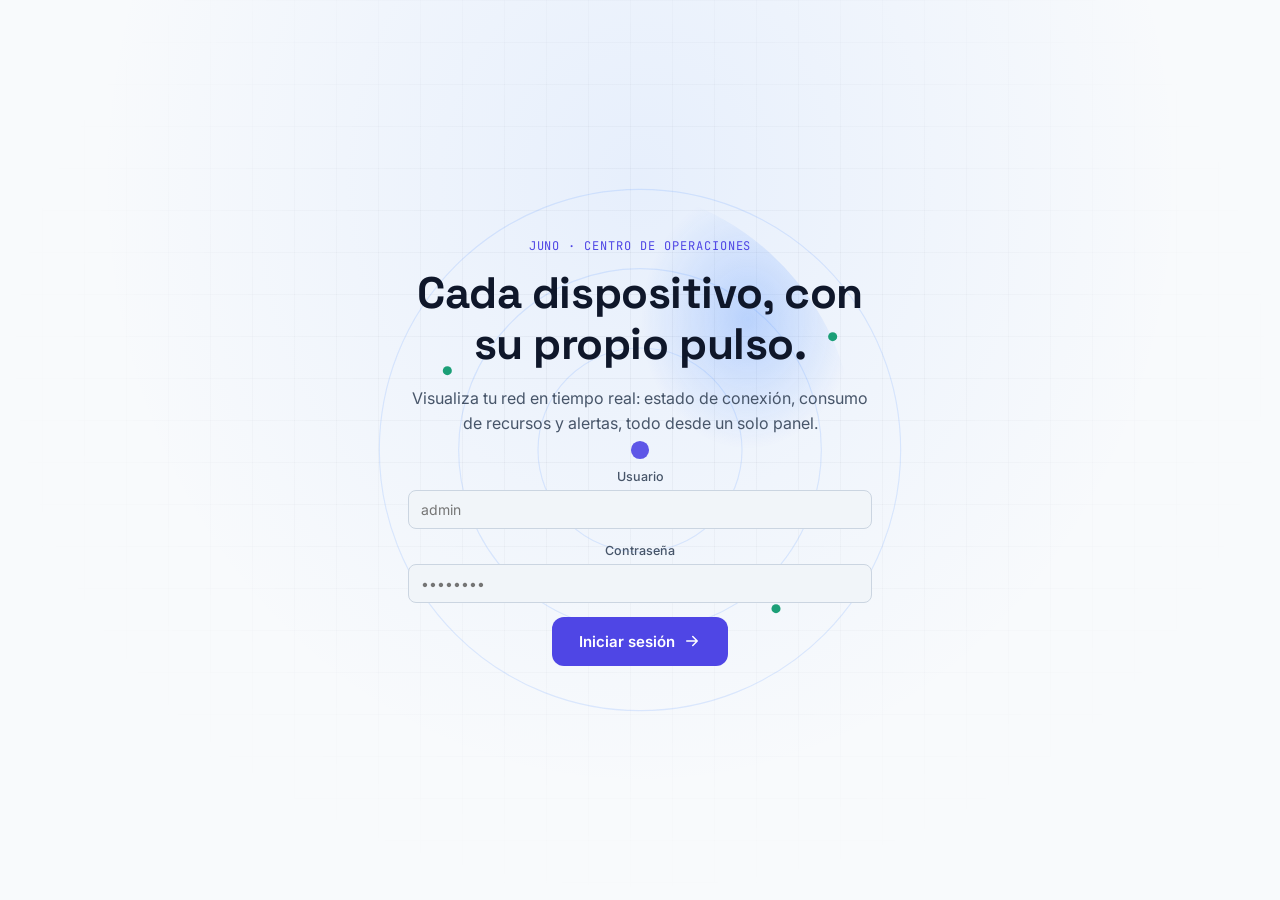
<file: frontend/index.html>
<!DOCTYPE html>
<html lang="es">
<head>
<meta charset="UTF-8">
<meta name="viewport" content="width=device-width, initial-scale=1.0">
<title>Juno · Monitoreo de Redes</title>
<link rel="preconnect" href="https://fonts.googleapis.com">
<link href="https://fonts.googleapis.com/css2?family=Space+Grotesk:wght@500;600;700&family=Inter:wght@400;500;600&family=JetBrains+Mono:wght@400;500;600&display=swap" rel="stylesheet">
<link rel="stylesheet" href="style.css">
</head>
<body>

<!-- PANTALLA DE BIENVENIDA / LOGIN -->
<div id="pantalla-bienvenida" class="screen flex-center">
  <div class="grid-backdrop" aria-hidden="true"></div>
  <svg class="radar-sweep" aria-hidden="true" viewBox="0 0 600 600">
    <defs>
      <radialGradient id="sweepGrad" cx="50%" cy="50%" r="50%">
        <stop offset="0%" stop-color="#4C8DFF" stop-opacity="0.35"/>
        <stop offset="100%" stop-color="#4C8DFF" stop-opacity="0"/>
      </radialGradient>
    </defs>
    <circle cx="300" cy="300" r="90" class="ring ring-1"/>
    <circle cx="300" cy="300" r="160" class="ring ring-2"/>
    <circle cx="300" cy="300" r="230" class="ring ring-3"/>
    <g class="sweep-group">
      <path d="M300,300 L300,70 A230,230 0 0,1 490,300 Z" fill="url(#sweepGrad)"/>
    </g>
    <circle cx="300" cy="300" r="8" class="core-dot"/>
    <circle cx="130" cy="230" r="4" class="node"/>
    <circle cx="470" cy="200" r="4" class="node"/>
    <circle cx="420" cy="440" r="4" class="node"/>
    <circle cx="160" cy="420" r="4" class="node"/>
  </svg>

  <div class="welcome-card">
    <span class="eyebrow">Juno · Centro de Operaciones</span>
    <h1>Cada dispositivo, con su propio pulso.</h1>
    <p>Visualiza tu red en tiempo real: estado de conexión, consumo de recursos y alertas, todo desde un solo panel.</p>

    <div class="form-group">
      <label for="login-usuario">Usuario</label>
      <input type="text" id="login-usuario" placeholder="admin" autocomplete="username">
    </div>
    <div class="form-group">
      <label for="login-password">Contraseña</label>
      <input type="password" id="login-password" placeholder="••••••••" autocomplete="current-password">
    </div>
    <p id="login-error" class="hint-text hidden" style="color:var(--critical); margin-top:-4px;"></p>

    <button id="btn-empezar" class="btn btn-primary btn-lg">
      Iniciar sesión
      <svg viewBox="0 0 24 24" width="18" height="18" fill="none"><path d="M5 12h14M13 6l6 6-6 6" stroke="currentColor" stroke-width="2" stroke-linecap="round" stroke-linejoin="round"/></svg>
    </button>
  </div>
</div>

<!-- PANEL PRINCIPAL -->
<div id="panel-principal" class="screen hidden">

  <aside class="sidebar">
    <div class="brand">
      <span class="brand-pulse"><span class="pulse-dot"></span></span>
      <span class="brand-name">Juno</span>
    </div>

    <nav class="menu-nav">
      <button class="nav-btn active" data-target="sec-dispositivos">
        <svg viewBox="0 0 24 24" width="18" height="18" fill="none"><rect x="3" y="4" width="18" height="12" rx="1.5" stroke="currentColor" stroke-width="1.8"/><path d="M8 20h8M12 16v4" stroke="currentColor" stroke-width="1.8" stroke-linecap="round"/></svg>
        <span>Dispositivos</span>
      </button>
      <button class="nav-btn" data-target="sec-alertas">
        <svg viewBox="0 0 24 24" width="18" height="18" fill="none"><path d="M12 3a5 5 0 0 0-5 5v3.2c0 .6-.2 1.2-.6 1.7L5 15h14l-1.4-2.1c-.4-.5-.6-1.1-.6-1.7V8a5 5 0 0 0-5-5Z" stroke="currentColor" stroke-width="1.8" stroke-linejoin="round"/><path d="M9.5 18a2.5 2.5 0 0 0 5 0" stroke="currentColor" stroke-width="1.8" stroke-linecap="round"/></svg>
        <span>Alertas</span>
        <span id="badge-alertas" class="nav-badge hidden">0</span>
      </button>
      <button class="nav-btn" data-target="sec-estado">
        <svg viewBox="0 0 24 24" width="18" height="18" fill="none"><path d="M4 13a8 8 0 0 1 16 0" stroke="currentColor" stroke-width="1.8" stroke-linecap="round"/><path d="M12 13l3.5-4.5" stroke="currentColor" stroke-width="1.8" stroke-linecap="round"/><circle cx="12" cy="13" r="1.4" fill="currentColor"/></svg>
        <span>Métricas & NetFlow</span>
      </button>
    </nav>

    <div class="sidebar-footer">
      <button id="btn-theme-toggle" class="theme-toggle-btn" title="Cambiar tema Claro / Oscuro">
        <svg id="theme-icon-sun" class="hidden" viewBox="0 0 24 24" width="16" height="16" fill="none" stroke="currentColor" stroke-width="2" stroke-linecap="round" stroke-linejoin="round"><circle cx="12" cy="12" r="5"/><path d="M12 1v2M12 21v2M4.22 4.22l1.42 1.42M18.36 18.36l1.42 1.42M1 12h2M21 12h2M4.22 19.78l1.42-1.42M18.36 5.64l1.42-1.42"/></svg>
        <svg id="theme-icon-moon" viewBox="0 0 24 24" width="16" height="16" fill="none" stroke="currentColor" stroke-width="2" stroke-linecap="round" stroke-linejoin="round"><path d="M21 12.79A9 9 0 1 1 11.21 3 7 7 0 0 0 21 12.79z"/></svg>
        <span id="theme-text">Modo Oscuro</span>
      </button>
      <div class="mini-status">
        <span class="pulse-dot small"></span>
        <span>Red monitoreada</span>
      </div>
      <span class="mini-clock" id="reloj">--:--:--</span>
      <button id="btn-cerrar-sesion" class="btn btn-secondary btn-sm btn-block" style="margin:6px 0 0;">Cerrar sesión</button>
    </div>
  </aside>

  <main class="content">

    <!-- SECCIÓN 1: DISPOSITIVOS CONECTADOS -->
    <section id="sec-dispositivos" class="tab-content active">
      <div class="header-section">
        <div>
          <span class="eyebrow">Vista general</span>
          <h2>Dispositivos conectados</h2>
        </div>
        <div class="actions-bar">
          <button id="btn-nuevo" class="btn btn-success">
            <svg viewBox="0 0 24 24" width="16" height="16" fill="none"><path d="M12 5v14M5 12h14" stroke="currentColor" stroke-width="2" stroke-linecap="round"/></svg>
            Nuevo
          </button>
          <button id="btn-descubrir" class="btn btn-secondary">
            <svg viewBox="0 0 24 24" width="16" height="16" fill="none"><circle cx="11" cy="11" r="7" stroke="currentColor" stroke-width="1.8"/><path d="m20 20-3.5-3.5" stroke="currentColor" stroke-width="1.8" stroke-linecap="round"/></svg>
            Descubrir red
          </button>
          <button id="btn-reemplazar" class="btn btn-warning" disabled>
            <svg viewBox="0 0 24 24" width="16" height="16" fill="none"><path d="M4 4v5h5M20 20v-5h-5M4.5 15a8 8 0 0 0 14.5 3.5M19.5 9A8 8 0 0 0 5 5.5" stroke="currentColor" stroke-width="1.8" stroke-linecap="round" stroke-linejoin="round"/></svg>
            Editar
          </button>
          <button id="btn-eliminar" class="btn btn-danger" disabled>
            <svg viewBox="0 0 24 24" width="16" height="16" fill="none"><path d="M4 7h16M9 7V4.8c0-.4.4-.8.9-.8h4.2c.5 0 .9.4.9.8V7M6 7l1 13.2c0 .4.4.8.9.8h8.2c.5 0 .9-.4.9-.8L18 7" stroke="currentColor" stroke-width="1.8" stroke-linecap="round" stroke-linejoin="round"/></svg>
            Eliminar
          </button>
          <button id="btn-ping" class="btn btn-primary">
            <svg viewBox="0 0 24 24" width="16" height="16" fill="none"><path d="M13 2 4 14h6l-1 8 9-12h-6l1-8Z" stroke="currentColor" stroke-width="1.8" stroke-linejoin="round"/></svg>
            Probar conexión (ping)
          </button>
        </div>
      </div>

      <div class="stat-strip">
        <div class="stat-card">
          <span class="stat-value" id="stat-total">0</span>
          <span class="stat-label">Total de equipos</span>
        </div>
        <div class="stat-card online">
          <span class="stat-value" id="stat-online">0</span>
          <span class="stat-label">En línea</span>
        </div>
        <div class="stat-card warning">
          <span class="stat-value" id="stat-warning">0</span>
          <span class="stat-label">Con advertencia</span>
        </div>
        <div class="stat-card offline">
          <span class="stat-value" id="stat-offline">0</span>
          <span class="stat-label">Desconectados</span>
        </div>
      </div>

      <!-- BARRA DE CONTROLES: FILTROS, BÚSQUEDA, VISTAS Y ACCIONES MASIVAS -->
      <div class="controls-toolbar">
        <div class="search-box">
          <svg viewBox="0 0 24 24" width="16" height="16" fill="none"><circle cx="11" cy="11" r="7" stroke="currentColor" stroke-width="1.8"/><path d="m20 20-3.5-3.5" stroke="currentColor" stroke-width="1.8" stroke-linecap="round"/></svg>
          <input type="text" id="input-busqueda" placeholder="Buscar por IP, nombre o tipo...">
        </div>

        <div class="filter-tabs">
          <button class="filter-btn active" data-filter="todos">Todos</button>
          <button class="filter-btn" data-filter="switch">🔌 Switches</button>
          <button class="filter-btn" data-filter="router">🌐 Routers</button>
          <button class="filter-btn" data-filter="servidor">🖥️ Servidores</button>
          <button class="filter-btn" data-filter="online">En línea</button>
          <button class="filter-btn" data-filter="offline">Desconectados</button>
        </div>

        <div class="view-toggle">
          <button id="btn-view-table" class="view-btn active" title="Vista en Tabla">
            <svg viewBox="0 0 24 24" width="16" height="16" fill="none" stroke="currentColor" stroke-width="2"><line x1="8" y1="6" x2="21" y2="6"/><line x1="8" y1="12" x2="21" y2="12"/><line x1="8" y1="18" x2="21" y2="18"/><line x1="3" y1="6" x2="3.01" y2="6"/><line x1="3" y1="12" x2="3.01" y2="12"/><line x1="3" y1="18" x2="3.01" y2="18"/></svg>
          </button>
          <button id="btn-view-grid" class="view-btn" title="Vista en Tarjetas">
            <svg viewBox="0 0 24 24" width="16" height="16" fill="none" stroke="currentColor" stroke-width="2"><rect x="3" y="3" width="7" height="7"/><rect x="14" y="3" width="7" height="7"/><rect x="14" y="14" width="7" height="7"/><rect x="3" y="14" width="7" height="7"/></svg>
          </button>
        </div>

        <div class="bulk-actions">
          <button id="btn-eliminar-masivo" class="btn btn-danger btn-sm" disabled>
            🗑️ Eliminar seleccionados (<span id="count-seleccionados">0</span>)
          </button>
          <button id="btn-limpiar-inactivos" class="btn btn-warning btn-sm">
            🧹 Limpiar inactivos (Offline)
          </button>
        </div>
      </div>

      <div class="devices-display-container">
        <!-- VISTA TABLA -->
        <div id="container-tabla" class="table-container">
          <table id="tabla-dispositivos">
            <thead>
              <tr>
                <th style="width:36px; text-align:center;">
                  <input type="checkbox" id="chk-select-all" title="Seleccionar todos los visibles">
                </th>
                <th>Nombre del dispositivo</th>
                <th>Tipo</th>
                <th>IP</th>
                <th>Estado en tiempo real</th>
              </tr>
            </thead>
            <tbody></tbody>
          </table>
        </div>

        <!-- VISTA TARJETAS (GRID) -->
        <div id="container-grid" class="grid-container hidden">
          <div id="grid-dispositivos" class="device-cards-grid"></div>
        </div>

        <div id="empty-dispositivos" class="empty-state hidden">
          <svg viewBox="0 0 24 24" width="32" height="32" fill="none"><rect x="3" y="4" width="18" height="12" rx="1.5" stroke="currentColor" stroke-width="1.5"/><path d="M8 20h8" stroke="currentColor" stroke-width="1.5" stroke-linecap="round"/></svg>
          <p>No se encontraron dispositivos con el filtro actual.</p>
          <button class="btn btn-success btn-sm" id="btn-nuevo-empty">Agregar el primero</button>
        </div>
      </div>
    </section>

    <!-- SECCIÓN 2: ALERTAS -->
    <section id="sec-alertas" class="tab-content">
      <div class="header-section">
        <div>
          <span class="eyebrow">Historial en vivo</span>
          <h2>Panel de alertas</h2>
        </div>
        <button id="btn-limpiar-alertas" class="btn btn-secondary btn-sm">Marcar todo como leído</button>
      </div>
      <div id="contenedor-alertas" class="alerts-container"></div>
      <div id="empty-alertas" class="empty-state hidden">
        <svg viewBox="0 0 24 24" width="32" height="32" fill="none"><path d="M12 3a5 5 0 0 0-5 5v3.2c0 .6-.2 1.2-.6 1.7L5 15h14l-1.4-2.1c-.4-.5-.6-1.1-.6-1.7V8a5 5 0 0 0-5-5Z" stroke="currentColor" stroke-width="1.5" stroke-linejoin="round"/></svg>
        <p>Sin alertas activas. La red opera con normalidad.</p>
      </div>
    </section>

    <!-- SECCIÓN 3: ESTADO DEL DISPOSITIVO & ANÁLISIS NETFLOW -->
    <section id="sec-estado" class="tab-content">
      <div class="header-section">
        <div>
          <span class="eyebrow">Diagnóstico & Red</span>
          <h2>Métricas & Análisis NetFlow</h2>
        </div>
        <button id="btn-refrescar-metricos" class="btn btn-primary">
          <svg viewBox="0 0 24 24" width="16" height="16" fill="none"><path d="M4 4v5h5M20 20v-5h-5M4.5 15a8 8 0 0 0 14.5 3.5M19.5 9A8 8 0 0 0 5 5.5" stroke="currentColor" stroke-width="1.8" stroke-linecap="round" stroke-linejoin="round"/></svg>
          Actualizar métricas
        </button>
      </div>

      <!-- PANEL DE ANÁLISIS DE TRÁFICO Y ENTROPÍA NETFLOW -->
      <div class="netflow-analytics-grid">
        <div class="netflow-card chart-card">
          <div class="netflow-card-header">
            <h3>📈 Volumen de Tráfico NetFlow (Flujos/minuto)</h3>
            <span class="live-tag"><span class="pulse-dot small"></span> En vivo</span>
          </div>
          <div class="canvas-wrapper">
            <canvas id="canvas-netflow" height="200"></canvas>
          </div>
        </div>

        <div class="netflow-card entropy-card">
          <div class="netflow-card-header">
            <h3>⚡ Entropía de Red & Distribución</h3>
          </div>
          <div class="entropy-body">
            <div class="entropy-score">
              <span class="entropy-val" id="val-entropia">0.00</span>
              <span class="entropy-unit">bits</span>
            </div>
            <p class="entropy-desc">La entropía mide la aleatoriedad y variabilidad en la distribución del tráfico. Valores altos indican alta dispersión o escaneos activos; valores bajos indican tráfico uniforme.</p>
            <div class="top-talkers">
              <h4>🔥 Top IPs emisoras (NetFlow)</h4>
              <ul id="lista-top-talkers" class="talkers-list">
                <li class="empty-text">Sin datos de flujos aún</li>
              </ul>
            </div>
          </div>
        </div>
      </div>

      <p class="hint-text" style="margin-top:24px;">Métricas de Hardware por SNMP (CPU/RAM/Temp):</p>
      <div id="grid-estado" class="metrics-grid"></div>
      <div id="empty-estado" class="empty-state hidden">
        <p>Agrega un dispositivo para ver sus métricas aquí.</p>
      </div>

    </section>

  </main>
</div>

<!-- MODAL FORMULARIO -->
<div id="modal-form" class="modal hidden">
  <div class="modal-content">
    <h3 id="modal-titulo">Nuevo dispositivo</h3>
    <form id="form-dispositivo">
      <input type="hidden" id="disp-index">
      <div class="form-group">
        <label for="txt-nombre">Nombre</label>
        <input type="text" id="txt-nombre" required placeholder="Ej. RouterCasa">
      </div>
      <div class="form-group">
        <label for="txt-tipo">Tipo de dispositivo</label>
        <select id="txt-tipo" required>
          <option value="" disabled selected>Selecciona un tipo...</option>
          <option value="Switch">Switch 🔌</option>
          <option value="Router">Router 🌐</option>
          <option value="Servidor">Servidor 🖥️</option>
          <option value="PC">PC / Laptop 💻</option>
          <option value="Impresora">Impresora 🖨️</option>
          <option value="Cámara">Cámara IP 📹</option>
          <option value="Access Point">Access Point 📡</option>
          <option value="Firewall">Firewall 🛡️</option>
          <option value="Otro">Otro 📦</option>
        </select>
      </div>
      <div class="form-group">
        <label for="txt-ip">IP del dispositivo</label>
        <input type="text" id="txt-ip" required placeholder="Ej. 192.168.1.1" inputmode="numeric">
      </div>

      <button type="button" id="btn-escanear" class="btn btn-secondary btn-block">
        <svg viewBox="0 0 24 24" width="16" height="16" fill="none"><circle cx="11" cy="11" r="7" stroke="currentColor" stroke-width="1.8"/><path d="m20 20-3.5-3.5" stroke="currentColor" stroke-width="1.8" stroke-linecap="round"/></svg>
        Escanear dispositivo con Nmap (Detección Auto)
      </button>

      <div id="box-scan-result" class="scan-result-box hidden">
        <!-- Llenado dinámicamente desde script.js tras escaneo Nmap -->
      </div>

      <div class="form-grid">
        <div class="form-group">
          <label>CPU (auto)</label>
          <input type="text" id="txt-cpu" readonly placeholder="Auto...">
        </div>
        <div class="form-group">
          <label>RAM (auto)</label>
          <input type="text" id="txt-ram" readonly placeholder="Auto...">
        </div>
        <div class="form-group">
          <label>Temperatura (auto)</label>
          <input type="text" id="txt-temp" readonly placeholder="Auto...">
        </div>
        <div class="form-group">
          <label>Última actualización</label>
          <input type="text" id="txt-uptime" readonly placeholder="Auto...">
        </div>
      </div>
      <div class="form-group">
        <label>Estado detectado</label>
        <input type="text" id="txt-estado" readonly placeholder="Auto...">
      </div>

      <div class="modal-actions">
        <button type="button" id="btn-cancelar" class="btn btn-secondary">Cancelar</button>
        <button type="submit" class="btn btn-success">Guardar registro</button>
      </div>
    </form>
  </div>
</div>

<div id="toast" class="toast hidden"></div>
<script>
  window.API_BASE = window.location.hostname.endsWith('juno-monitor.win')
    ? 'https://api.juno-monitor.win'
    : `http://${window.location.hostname}:8080`;
</script>

<script src="script.js"></script>
</body>
</html>
</file>
<file: frontend/style.css>
/* ============================================================
   Juno — Sistema de Monitoreo de Redes
   Tokens: fondo NOC oscuro, acentos de estado, tipografía técnica
   ============================================================ */

:root {
  /* Modo Oscuro Slate / Pizarra Neutral */
  --bg: #0b0f17;
  --bg-grid: rgba(148, 163, 184, 0.05);
  --panel: #131b2e;
  --panel-alt: #1a243a;
  --panel-raised: #24314e;
  --border: #2a3a5c;
  --border-soft: #1d2a45;

  --text: #f1f5f9;
  --text-muted: #94a3b8;
  --text-dim: #64748b;

  --accent: #6366f1;
  --accent-dim: rgba(99, 102, 241, 0.18);
  --accent-glow: rgba(99, 102, 241, 0.35);

  --online: #10b981;
  --online-dim: rgba(16, 185, 129, 0.15);
  --warning: #f59e0b;
  --warning-dim: rgba(245, 158, 11, 0.15);
  --critical: #f43f5e;
  --critical-dim: rgba(244, 63, 94, 0.15);

  --font-display: 'Space Grotesk', sans-serif;
  --font-body: 'Inter', sans-serif;
  --font-mono: 'JetBrains Mono', monospace;

  --radius-sm: 8px;
  --radius-md: 12px;
  --radius-lg: 18px;

  --shadow-card: 0 10px 30px rgba(0, 0, 0, 0.4);
}

[data-theme="light"] {
  /* Modo Claro Slate Clean */
  --bg: #f8fafc;
  --bg-grid: rgba(15, 23, 42, 0.04);
  --panel: #ffffff;
  --panel-alt: #f1f5f9;
  --panel-raised: #e2e8f0;
  --border: #cbd5e1;
  --border-soft: #e2e8f0;

  --text: #0f172a;
  --text-muted: #475569;
  --text-dim: #64748b;

  --accent: #4f46e5;
  --accent-dim: rgba(79, 70, 229, 0.1);
  --accent-glow: rgba(79, 70, 229, 0.2);

  --online: #059669;
  --online-dim: rgba(5, 150, 105, 0.12);
  --warning: #d97706;
  --warning-dim: rgba(217, 119, 6, 0.12);
  --critical: #e11d48;
  --critical-dim: rgba(225, 29, 72, 0.12);

  --shadow-card: 0 8px 24px rgba(0, 0, 0, 0.08);
}

*{ box-sizing: border-box; }

html, body{
  margin: 0;
  padding: 0;
  background: var(--bg);
  color: var(--text);
  font-family: var(--font-body);
  min-height: 100vh;
  overflow-x: hidden;
}

button, input{ font-family: inherit; }

::selection{ background: var(--accent-glow); }

.hidden{ display: none !important; }

/* ============================================================
   Pantallas
   ============================================================ */
.screen{ width: 100%; min-height: 100vh; }
.flex-center{ display:flex; align-items:center; justify-content:center; }

/* ---------- Bienvenida ---------- */
#pantalla-bienvenida{
  position: relative;
  background:
    radial-gradient(ellipse at 50% 20%, rgba(76,141,255,0.10), transparent 60%),
    var(--bg);
  overflow: hidden;
}

.grid-backdrop{
  position: absolute; inset: 0;
  background-image:
    linear-gradient(var(--bg-grid) 1px, transparent 1px),
    linear-gradient(90deg, var(--bg-grid) 1px, transparent 1px);
  background-size: 42px 42px;
  mask-image: radial-gradient(ellipse at 50% 40%, black 10%, transparent 72%);
}

.radar-sweep{
  position: absolute;
  width: min(90vw, 680px);
  height: min(90vw, 680px);
  top: 50%; left: 50%;
  transform: translate(-50%, -50%);
  opacity: 0.9;
}
.radar-sweep .ring{
  fill: none;
  stroke: rgba(76,141,255,0.18);
  stroke-width: 1;
}
.radar-sweep .core-dot{ fill: var(--accent); }
.radar-sweep .node{ fill: var(--online); }
.sweep-group{
  transform-origin: 300px 300px;
  animation: sweep 6s linear infinite;
}
@keyframes sweep{ to{ transform: rotate(360deg); } }

.welcome-card{
  position: relative;
  z-index: 1;
  max-width: 560px;
  text-align: center;
  padding: 48px;
}
.eyebrow{
  display: inline-block;
  font-family: var(--font-mono);
  font-size: 12px;
  letter-spacing: 0.08em;
  text-transform: uppercase;
  color: var(--accent);
  margin-bottom: 14px;
}
.welcome-card h1{
  font-family: var(--font-display);
  font-size: clamp(28px, 4.5vw, 44px);
  line-height: 1.15;
  margin: 0 0 16px;
  letter-spacing: -0.01em;
}
.welcome-card p{
  color: var(--text-muted);
  font-size: 16px;
  line-height: 1.6;
  margin: 0 0 32px;
}

/* ============================================================
   Botones
   ============================================================ */
.btn{
  display: inline-flex;
  align-items: center;
  justify-content: center;
  gap: 8px;
  border: 1px solid transparent;
  border-radius: var(--radius-sm);
  padding: 10px 18px;
  font-size: 14px;
  font-weight: 600;
  cursor: pointer;
  transition: transform 0.12s ease, filter 0.12s ease, background 0.12s ease, border-color 0.12s ease;
  white-space: nowrap;
}
.btn:active{ transform: translateY(1px); }
.btn:focus-visible{ outline: 2px solid var(--accent); outline-offset: 2px; }
.btn:disabled{ opacity: 0.4; cursor: not-allowed; }
.btn:disabled:active{ transform: none; }

.btn-primary{ background: var(--accent); color: #fff; }
.btn-primary:hover:not(:disabled){ filter: brightness(1.1); }

.btn-success{ background: var(--online); color: #06231a; }
.btn-success:hover:not(:disabled){ filter: brightness(1.08); }

.btn-warning{ background: var(--warning); color: #2b1d02; }
.btn-warning:hover:not(:disabled){ filter: brightness(1.08); }

.btn-danger{ background: transparent; color: var(--critical); border-color: rgba(255,92,122,0.4); }
.btn-danger:hover:not(:disabled){ background: var(--critical-dim); }

.btn-secondary{ background: var(--panel-raised); color: var(--text); border-color: var(--border); }
.btn-secondary:hover:not(:disabled){ background: var(--border-soft); }

.btn-lg{ padding: 14px 26px; font-size: 15px; border-radius: var(--radius-md); }
.btn-sm{ padding: 7px 12px; font-size: 12.5px; }
.btn-block{ width: 100%; margin: 4px 0 20px; }

/* ============================================================
   Layout principal
   ============================================================ */
#panel-principal{
  display: grid;
  grid-template-columns: 240px 1fr;
  min-height: 100vh;
}

.sidebar{
  background: var(--panel);
  border-right: 1px solid var(--border-soft);
  display: flex;
  flex-direction: column;
  padding: 22px 16px;
  position: sticky;
  top: 0;
  height: 100vh;
}

.brand{
  display: flex; align-items: center; gap: 10px;
  padding: 6px 8px 26px;
}
.brand-name{
  font-family: var(--font-display);
  font-weight: 700;
  font-size: 18px;
  letter-spacing: -0.01em;
}

.menu-nav{ display: flex; flex-direction: column; gap: 4px; flex: 1; }

.nav-btn{
  display: flex; align-items: center; gap: 10px;
  background: transparent;
  border: none;
  color: var(--text-muted);
  padding: 11px 12px;
  border-radius: var(--radius-sm);
  font-size: 14px;
  font-weight: 500;
  cursor: pointer;
  text-align: left;
  position: relative;
  transition: background 0.12s ease, color 0.12s ease;
}
.nav-btn svg{ flex-shrink: 0; opacity: 0.85; }
.nav-btn:hover{ background: var(--panel-raised); color: var(--text); }
.nav-btn.active{ background: var(--accent-dim); color: var(--text); }
.nav-btn.active::before{
  content: '';
  position: absolute; left: -16px; top: 50%; transform: translateY(-50%);
  width: 3px; height: 60%;
  background: var(--accent);
  border-radius: 0 3px 3px 0;
}
.nav-btn:focus-visible{ outline: 2px solid var(--accent); outline-offset: -2px; }

.nav-badge{
  margin-left: auto;
  background: var(--critical);
  color: #fff;
  font-family: var(--font-mono);
  font-size: 11px;
  font-weight: 600;
  min-width: 18px;
  height: 18px;
  border-radius: 9px;
  display: flex; align-items: center; justify-content: center;
  padding: 0 5px;
}

.sidebar-footer{
  border-top: 1px solid var(--border-soft);
  padding-top: 14px;
  display: flex; flex-direction: column; gap: 8px;
}
.mini-status{
  display: flex; align-items: center; gap: 8px;
  font-size: 12.5px; color: var(--text-muted);
}
.mini-clock{
  font-family: var(--font-mono);
  font-size: 12px;
  color: var(--text-dim);
}

/* ---------- Pulso (elemento firma) ---------- */
.pulse-dot{
  position: relative;
  width: 9px; height: 9px;
  border-radius: 50%;
  background: var(--online);
  flex-shrink: 0;
}
.pulse-dot::before{
  content:'';
  position: absolute; inset: -6px;
  border-radius: 50%;
  border: 1.5px solid var(--online);
  animation: pulse-ring 2.2s ease-out infinite;
}
.pulse-dot.small{ width: 7px; height: 7px; }
.pulse-dot.warning{ background: var(--warning); }
.pulse-dot.warning::before{ border-color: var(--warning); }
.pulse-dot.offline{ background: var(--text-dim); }
.pulse-dot.offline::before{ display: none; }
.brand-pulse{ display: inline-flex; }

@keyframes pulse-ring{
  0%{ transform: scale(0.6); opacity: 0.9; }
  100%{ transform: scale(1.8); opacity: 0; }
}
@media (prefers-reduced-motion: reduce){
  .pulse-dot::before, .sweep-group{ animation: none; }
}

/* ============================================================
   Contenido
   ============================================================ */
.content{ padding: 32px 40px 60px; max-width: 1180px; }

.tab-content{ display: none; }
.tab-content.active{ display: block; animation: fade-in 0.25s ease; }
@keyframes fade-in{ from{ opacity: 0; transform: translateY(4px);} to{ opacity: 1; transform: none; } }

.header-section{
  display: flex; align-items: flex-end; justify-content: space-between;
  gap: 16px; flex-wrap: wrap;
  margin-bottom: 22px;
}
.header-section h2{
  font-family: var(--font-display);
  font-size: 24px;
  margin: 2px 0 0;
  letter-spacing: -0.01em;
}
.header-section .eyebrow{ margin-bottom: 4px; }

.actions-bar{ display: flex; gap: 10px; flex-wrap: wrap; }

.hint-text{
  font-size: 13px;
  color: var(--text-dim);
  margin: -8px 0 16px;
}

/* ---------- Tarjetas de estadísticas ---------- */
.stat-strip{
  display: grid;
  grid-template-columns: repeat(4, 1fr);
  gap: 14px;
  margin-bottom: 26px;
}
.stat-card{
  background: var(--panel);
  border: 1px solid var(--border-soft);
  border-radius: var(--radius-md);
  padding: 16px 18px;
  display: flex; flex-direction: column; gap: 4px;
  border-left: 3px solid var(--border);
}
.stat-card.online{ border-left-color: var(--online); }
.stat-card.warning{ border-left-color: var(--warning); }
.stat-card.offline{ border-left-color: var(--critical); }
.stat-value{
  font-family: var(--font-mono);
  font-size: 26px;
  font-weight: 600;
}
.stat-label{ font-size: 12.5px; color: var(--text-muted); }

/* ---------- Tabla ---------- */
.table-container{
  background: var(--panel);
  border: 1px solid var(--border-soft);
  border-radius: var(--radius-md);
  overflow: hidden;
}
table{ width: 100%; border-collapse: collapse; }
thead th{
  text-align: left;
  font-size: 11.5px;
  text-transform: uppercase;
  letter-spacing: 0.06em;
  color: var(--text-dim);
  font-weight: 600;
  padding: 14px 18px;
  border-bottom: 1px solid var(--border-soft);
  background: var(--panel-alt);
}
tbody tr{
  border-bottom: 1px solid var(--border-soft);
  cursor: pointer;
  transition: background 0.12s ease;
}
tbody tr:last-child{ border-bottom: none; }
tbody tr:hover{ background: var(--panel-raised); }
tbody tr.selected{ background: var(--accent-dim); }
tbody td{ padding: 14px 18px; font-size: 14px; }
td.col-select{ width: 36px; }
.row-radio{
  width: 16px; height: 16px;
  border-radius: 50%;
  border: 1.5px solid var(--border);
  display: inline-block;
}
tbody tr.selected .row-radio{ border-color: var(--accent); background: var(--accent); }

td.ip-cell{ font-family: var(--font-mono); color: var(--text-muted); font-size: 13px; }

.status-pill{
  display: inline-flex; align-items: center; gap: 7px;
  padding: 5px 11px;
  border-radius: 20px;
  font-size: 12.5px;
  font-weight: 600;
}
.status-pill.online{ background: var(--online-dim); color: var(--online); }
.status-pill.warning{ background: var(--warning-dim); color: var(--warning); }
.status-pill.offline{ background: var(--critical-dim); color: var(--critical); }

/* ---------- Estado vacío ---------- */
.empty-state{
  text-align: center;
  padding: 52px 20px;
  color: var(--text-dim);
  display: flex; flex-direction: column; align-items: center; gap: 12px;
}
.empty-state svg{ opacity: 0.5; }
.empty-state p{ margin: 0; font-size: 14px; }

/* ---------- Alertas ---------- */
.alerts-container{ display: flex; flex-direction: column; gap: 10px; }
.alert-card{
  display: flex; gap: 14px;
  background: var(--panel);
  border: 1px solid var(--border-soft);
  border-left: 3px solid var(--border);
  border-radius: var(--radius-md);
  padding: 14px 18px;
  align-items: flex-start;
}
.alert-card.critical{ border-left-color: var(--critical); }
.alert-card.warning{ border-left-color: var(--warning); }
.alert-card.info{ border-left-color: var(--accent); }

.alert-icon{
  width: 34px; height: 34px; flex-shrink: 0;
  border-radius: 50%;
  display: flex; align-items: center; justify-content: center;
}
.alert-card.critical .alert-icon{ background: var(--critical-dim); color: var(--critical); }
.alert-card.warning .alert-icon{ background: var(--warning-dim); color: var(--warning); }
.alert-card.info .alert-icon{ background: var(--accent-dim); color: var(--accent); }

.alert-body{ flex: 1; }
.alert-title{ font-size: 14px; font-weight: 600; margin: 0 0 3px; }
.alert-desc{ font-size: 13px; color: var(--text-muted); margin: 0; }
.alert-time{
  font-family: var(--font-mono);
  font-size: 11.5px;
  color: var(--text-dim);
  white-space: nowrap;
}

/* ---------- Métricas / gauges ---------- */
.metrics-grid{
  display: grid;
  grid-template-columns: repeat(auto-fill, minmax(260px, 1fr));
  gap: 16px;
}
.metric-card{
  background: var(--panel);
  border: 1px solid var(--border-soft);
  border-radius: var(--radius-md);
  padding: 18px;
}
.metric-card-head{
  display: flex; justify-content: space-between; align-items: flex-start;
  margin-bottom: 14px;
}
.metric-name{ font-weight: 600; font-size: 15px; margin: 0 0 3px; }
.metric-ip{ font-family: var(--font-mono); font-size: 12px; color: var(--text-dim); }

.gauges-row{ display: flex; justify-content: space-around; margin: 10px 0 14px; }
.gauge{ text-align: center; }
.gauge svg{ transform: rotate(-90deg); }
.gauge-track{ fill: none; stroke: var(--border-soft); stroke-width: 6; }
.gauge-value{ fill: none; stroke-width: 6; stroke-linecap: round; transition: stroke-dasharray 0.5s ease; }
.gauge-label{ font-size: 11px; color: var(--text-dim); margin-top: 6px; }
.gauge-number{
  font-family: var(--font-mono);
  font-size: 15px;
  font-weight: 600;
  margin-top: -46px;
  display: block;
}

.metric-row{
  display: flex; justify-content: space-between;
  font-size: 12.5px;
  padding: 7px 0;
  border-top: 1px solid var(--border-soft);
  color: var(--text-muted);
}
.metric-row span:last-child{ font-family: var(--font-mono); color: var(--text); }

/* ============================================================
   Modal
   ============================================================ */
.modal{
  position: fixed; inset: 0;
  background: rgba(6,10,18,0.7);
  backdrop-filter: blur(3px);
  display: flex; align-items: center; justify-content: center;
  z-index: 50;
  padding: 20px;
}
.modal-content{
  background: var(--panel);
  border: 1px solid var(--border);
  border-radius: var(--radius-lg);
  padding: 26px 28px 22px;
  width: 100%; max-width: 440px;
  max-height: 90vh; overflow-y: auto;
  box-shadow: var(--shadow-card);
}
.modal-content h3{
  font-family: var(--font-display);
  font-size: 19px;
  margin: 0 0 18px;
}
.form-group{ margin-bottom: 14px; display: flex; flex-direction: column; gap: 6px; }
.form-group label{ font-size: 12.5px; color: var(--text-muted); font-weight: 500; }
.form-group input,
.form-group select {
  background: var(--panel-alt);
  border: 1px solid var(--border);
  border-radius: var(--radius-sm);
  padding: 10px 12px;
  color: var(--text);
  font-size: 14px;
  transition: border-color 0.15s ease, background 0.15s ease;
}
.form-group select {
  cursor: pointer;
  appearance: auto;
}
.form-group input:focus,
.form-group select:focus { outline: none; border-color: var(--accent); }
.form-group input:focus-visible,
.form-group select:focus-visible { outline: 2px solid var(--accent); outline-offset: 1px; }
.form-group input[readonly]{ color: var(--text-muted); font-family: var(--font-mono); font-size: 13px; }
.form-grid{ display: grid; grid-template-columns: 1fr 1fr; gap: 12px 14px; }
.modal-actions{ display: flex; justify-content: flex-end; gap: 10px; margin-top: 18px; }

/* Botón de cambio de tema */
.theme-toggle-btn {
  display: flex;
  align-items: center;
  gap: 8px;
  background: var(--panel-alt);
  border: 1px solid var(--border);
  border-radius: var(--radius-sm);
  padding: 8px 12px;
  color: var(--text);
  font-size: 13px;
  font-weight: 500;
  cursor: pointer;
  transition: all 0.15s ease;
  width: 100%;
  margin-bottom: 6px;
}
.theme-toggle-btn:hover {
  background: var(--panel-raised);
  border-color: var(--accent);
}
.theme-toggle-btn svg {
  color: var(--accent);
}

/* ============================================================
   Toast
   ============================================================ */
.toast{
  position: fixed; bottom: 24px; left: 50%;
  transform: translateX(-50%);
  background: var(--panel-raised);
  border: 1px solid var(--border);
  color: var(--text);
  padding: 11px 20px;
  border-radius: var(--radius-sm);
  font-size: 13.5px;
  box-shadow: var(--shadow-card);
  z-index: 60;
  display: flex; align-items: center; gap: 8px;
  animation: toast-in 0.2s ease;
}
@keyframes toast-in{ from{ opacity:0; transform: translate(-50%, 8px);} to{ opacity:1; transform: translate(-50%,0);} }

/* ============================================================
   Barra de herramientas, búsqueda, filtros y acciones masivas
   ============================================================ */
.controls-toolbar {
  display: flex;
  flex-wrap: wrap;
  align-items: center;
  justify-content: space-between;
  gap: 12px;
  margin-bottom: 16px;
  padding: 12px 14px;
  background: var(--panel);
  border: 1px solid var(--border-soft);
  border-radius: var(--radius-md);
}

.search-box {
  display: flex;
  align-items: center;
  gap: 8px;
  background: var(--panel-alt);
  border: 1px solid var(--border);
  border-radius: var(--radius-sm);
  padding: 6px 12px;
  flex: 1;
  min-width: 240px;
  color: var(--text-dim);
}

.search-box input {
  background: transparent;
  border: none;
  color: var(--text);
  font-size: 13.5px;
  width: 100%;
}

.search-box input:focus {
  outline: none;
}

.filter-tabs {
  display: flex;
  background: var(--panel-alt);
  padding: 3px;
  border-radius: var(--radius-sm);
  gap: 2px;
  border: 1px solid var(--border-soft);
}

.filter-btn {
  background: transparent;
  border: none;
  color: var(--text-muted);
  font-size: 12.5px;
  font-weight: 500;
  padding: 6px 14px;
  border-radius: 4px;
  cursor: pointer;
  transition: all 0.15s ease;
}

.filter-btn:hover {
  color: var(--text);
}

.filter-btn.active {
  background: var(--panel-raised);
  color: var(--accent);
  box-shadow: 0 1px 4px rgba(0,0,0,0.3);
}

.bulk-actions {
  display: flex;
  gap: 8px;
}

/* Checkbox personalizado */
input[type="checkbox"] {
  accent-color: var(--accent);
  width: 16px;
  height: 16px;
  cursor: pointer;
}

/* ============================================================
   NetFlow Analytics Grid & Canvas Graph
   ============================================================ */
.netflow-analytics-grid {
  display: grid;
  grid-template-columns: 1fr 340px;
  gap: 16px;
  margin-bottom: 24px;
}

@media (max-width: 960px) {
  .netflow-analytics-grid {
    grid-template-columns: 1fr;
  }
}

.netflow-card {
  background: var(--panel);
  border: 1px solid var(--border-soft);
  border-radius: var(--radius-md);
  padding: 18px;
}

.netflow-card-header {
  display: flex;
  justify-content: space-between;
  align-items: center;
  margin-bottom: 14px;
}

.netflow-card-header h3 {
  font-family: var(--font-display);
  font-size: 15px;
  font-weight: 600;
  margin: 0;
}

.live-tag {
  font-size: 11px;
  color: var(--online);
  display: flex;
  align-items: center;
  gap: 6px;
  background: rgba(46, 213, 115, 0.1);
  padding: 3px 8px;
  border-radius: 12px;
}

.canvas-wrapper {
  position: relative;
  width: 100%;
  height: 200px;
}

.canvas-wrapper canvas {
  width: 100% !important;
  height: 100% !important;
  display: block;
}

.entropy-body {
  display: flex;
  flex-direction: column;
  gap: 12px;
}

.entropy-score {
  display: flex;
  align-items: baseline;
  gap: 8px;
}

.entropy-val {
  font-family: var(--font-mono);
  font-size: 36px;
  font-weight: 700;
  color: var(--accent);
  line-height: 1;
}

.entropy-unit {
  font-size: 14px;
  color: var(--text-dim);
}

.entropy-desc {
  font-size: 12px;
  color: var(--text-muted);
  line-height: 1.4;
  margin: 0;
}

.top-talkers {
  margin-top: 8px;
  border-top: 1px solid var(--border-soft);
  padding-top: 10px;
}

.top-talkers h4 {
  font-size: 12.5px;
  color: var(--text);
  margin: 0 0 8px;
}

.talkers-list {
  list-style: none;
  padding: 0;
  margin: 0;
  display: flex;
  flex-direction: column;
  gap: 6px;
}

.talkers-list li {
  display: flex;
  justify-content: space-between;
  font-family: var(--font-mono);
  font-size: 12px;
  padding: 5px 8px;
  background: var(--panel-alt);
  border-radius: 4px;
}

.talkers-list .ip {
  color: var(--accent-light);
}

.talkers-list .flujos {
  color: var(--text-dim);
}

.talkers-list .empty-text {
  color: var(--text-dim);
  font-family: var(--font-sans);
  font-style: italic;
  justify-content: center;
}

/* Responsive */
@media (max-width: 900px){
  #panel-principal{ grid-template-columns: 1fr; }
  .sidebar{
    position: sticky; top: 0; height: auto;
    flex-direction: row; align-items: center;
    padding: 12px 16px; z-index: 10;
    border-right: none; border-bottom: 1px solid var(--border-soft);
  }
  .brand{ padding: 0 14px 0 0; }
  .menu-nav{ flex-direction: row; flex: 1; overflow-x: auto; }
  .nav-btn span:not(.nav-badge){ display: none; }
  .nav-btn{ padding: 10px; }
  .nav-btn.active::before{ display: none; }
  .sidebar-footer{ display: none; }
  .content{ padding: 22px 18px 50px; }
  .stat-strip{ grid-template-columns: repeat(2, 1fr); }
}
@media (max-width: 560px){
  .actions-bar{ width: 100%; }
  .actions-bar .btn{ flex: 1 1 calc(50% - 5px); }
  table thead{ display: none; }
  tbody tr{ display: grid; grid-template-columns: auto 1fr; gap: 4px 12px; padding: 10px 6px; }
  tbody td{ padding: 4px 12px; }
  td.col-select{ grid-row: 1 / span 3; }
}

/* ============================================================
   Badges de Tipo de Dispositivo & Clasificación Nmap
   ============================================================ */
.type-badge {
  display: inline-flex;
  align-items: center;
  gap: 6px;
  padding: 4px 10px;
  border-radius: 20px;
  font-size: 0.78rem;
  font-weight: 600;
  letter-spacing: 0.02em;
  white-space: nowrap;
  transition: all 0.2s ease;
}

.type-badge.type-router {
  background: rgba(56, 189, 248, 0.12);
  color: #38bdf8;
  border: 1px solid rgba(56, 189, 248, 0.3);
  box-shadow: 0 0 10px rgba(56, 189, 248, 0.15);
}

.type-badge.type-switch {
  background: rgba(192, 132, 252, 0.12);
  color: #c084fc;
  border: 1px solid rgba(192, 132, 252, 0.3);
  box-shadow: 0 0 10px rgba(192, 132, 252, 0.15);
}

.type-badge.type-pc {
  background: rgba(96, 165, 250, 0.12);
  color: #60a5fa;
  border: 1px solid rgba(96, 165, 250, 0.3);
  box-shadow: 0 0 10px rgba(96, 165, 250, 0.15);
}

.type-badge.type-servidor {
  background: rgba(52, 211, 153, 0.12);
  color: #34d399;
  border: 1px solid rgba(52, 211, 153, 0.3);
  box-shadow: 0 0 10px rgba(52, 211, 153, 0.15);
}

.type-badge.type-impresora {
  background: rgba(251, 191, 36, 0.12);
  color: #fbbf24;
  border: 1px solid rgba(251, 191, 36, 0.3);
  box-shadow: 0 0 10px rgba(251, 191, 36, 0.15);
}

.type-badge.type-camara {
  background: rgba(251, 113, 133, 0.12);
  color: #fb7185;
  border: 1px solid rgba(251, 113, 133, 0.3);
  box-shadow: 0 0 10px rgba(251, 113, 133, 0.15);
}

.type-badge.type-ap {
  background: rgba(167, 139, 250, 0.12);
  color: #a78bfa;
  border: 1px solid rgba(167, 139, 250, 0.3);
}

.type-badge.type-firewall {
  background: rgba(244, 63, 94, 0.12);
  color: #f43f5e;
  border: 1px solid rgba(244, 63, 94, 0.3);
}

.type-badge.type-otro {
  background: rgba(148, 163, 184, 0.12);
  color: var(--text-muted);
  border: 1px solid rgba(148, 163, 184, 0.3);
}

/* ============================================================
   Selector de Vista (Tabla vs Tarjetas) & Cuadrícula de Tarjetas
   ============================================================ */
.view-toggle {
  display: flex;
  background: var(--panel-alt);
  border: 1px solid var(--border-soft);
  padding: 3px;
  border-radius: var(--radius-sm);
  gap: 2px;
}

.view-btn {
  background: transparent;
  border: none;
  color: var(--text-dim);
  padding: 6px 9px;
  border-radius: 4px;
  cursor: pointer;
  display: flex;
  align-items: center;
  justify-content: center;
  transition: all 0.15s ease;
}

.view-btn:hover {
  color: var(--text);
}

.view-btn.active {
  background: var(--panel-raised);
  color: var(--accent);
  box-shadow: 0 1px 4px rgba(0,0,0,0.2);
}

.device-cards-grid {
  display: grid;
  grid-template-columns: repeat(auto-fill, minmax(280px, 1fr));
  gap: 16px;
  margin-top: 4px;
}

.device-card {
  background: var(--panel);
  border: 1px solid var(--border-soft);
  border-radius: var(--radius-md);
  padding: 18px;
  display: flex;
  flex-direction: column;
  justify-content: space-between;
  gap: 14px;
  position: relative;
  transition: all 0.18s ease;
  cursor: pointer;
}

.device-card:hover {
  border-color: var(--border);
  transform: translateY(-2px);
  box-shadow: var(--shadow-card);
}

.device-card.selected {
  border-color: var(--accent);
  background: var(--panel-alt);
  box-shadow: 0 0 0 2px var(--accent-dim);
}

.device-card-header {
  display: flex;
  justify-content: space-between;
  align-items: flex-start;
  gap: 10px;
}

.device-card-title {
  display: flex;
  align-items: center;
  gap: 10px;
}

.device-card-name {
  font-family: var(--font-display);
  font-weight: 600;
  font-size: 15px;
  color: var(--text);
  margin: 0;
}

.device-card-body {
  display: flex;
  flex-direction: column;
  gap: 8px;
}

.device-card-ip {
  font-family: var(--font-mono);
  font-size: 13px;
  color: var(--text-muted);
  display: flex;
  align-items: center;
  gap: 6px;
}

.device-card-footer {
  display: flex;
  justify-content: space-between;
  align-items: center;
  padding-top: 10px;
  border-top: 1px solid var(--border-soft);
  font-size: 12px;
  color: var(--text-dim);
}

/* ---------- Caja de Resultados de Escaneo Nmap en Modal ---------- */
.scan-result-box {
  margin: 14px 0;
  padding: 14px 16px;
  background: rgba(15, 23, 42, 0.85);
  border: 1px solid rgba(56, 189, 248, 0.3);
  border-radius: var(--radius-md);
  backdrop-filter: blur(8px);
  box-shadow: 0 4px 20px rgba(0, 0, 0, 0.4), inset 0 0 12px rgba(56, 189, 248, 0.08);
  animation: fadeIn 0.3s cubic-bezier(0.16, 1, 0.3, 1);
}

.scan-header {
  display: flex;
  align-items: center;
  justify-content: space-between;
  padding-bottom: 8px;
  margin-bottom: 10px;
  border-bottom: 1px solid rgba(255, 255, 255, 0.08);
}

.scan-title {
  font-family: var(--font-display);
  font-size: 0.85rem;
  font-weight: 600;
  color: var(--text-muted);
}

.scan-details {
  display: flex;
  flex-direction: column;
  gap: 6px;
  font-size: 0.82rem;
  color: var(--text);
}

.scan-ports {
  margin-top: 4px;
}

.ports-list {
  display: flex;
  flex-wrap: wrap;
  gap: 6px;
  margin-top: 6px;
}

.port-chip {
  font-family: var(--font-mono);
  font-size: 0.75rem;
  padding: 3px 8px;
  border-radius: 6px;
  background: rgba(56, 189, 248, 0.15);
  color: #7dd3fc;
  border: 1px solid rgba(56, 189, 248, 0.25);
}

.empty-ports {
  font-size: 0.78rem;
  color: var(--text-dim);
  font-style: italic;
}
</file>
